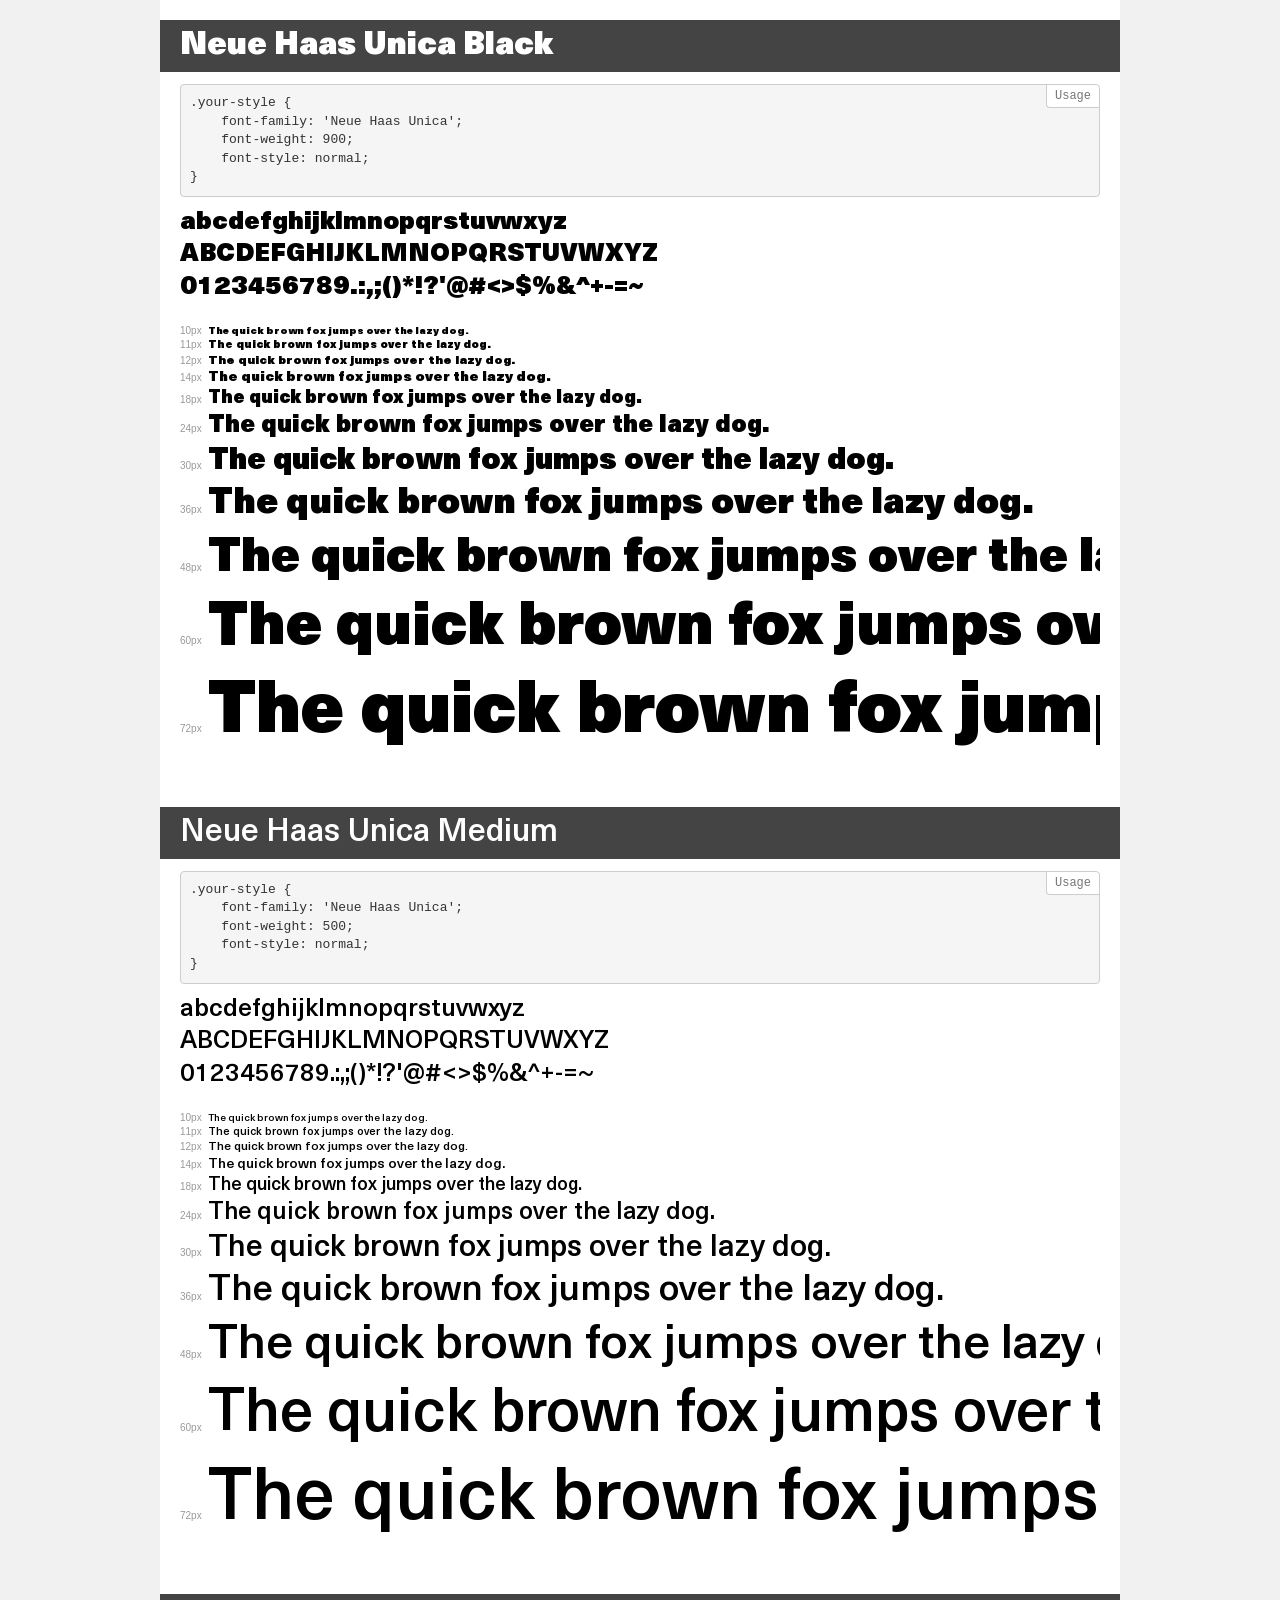
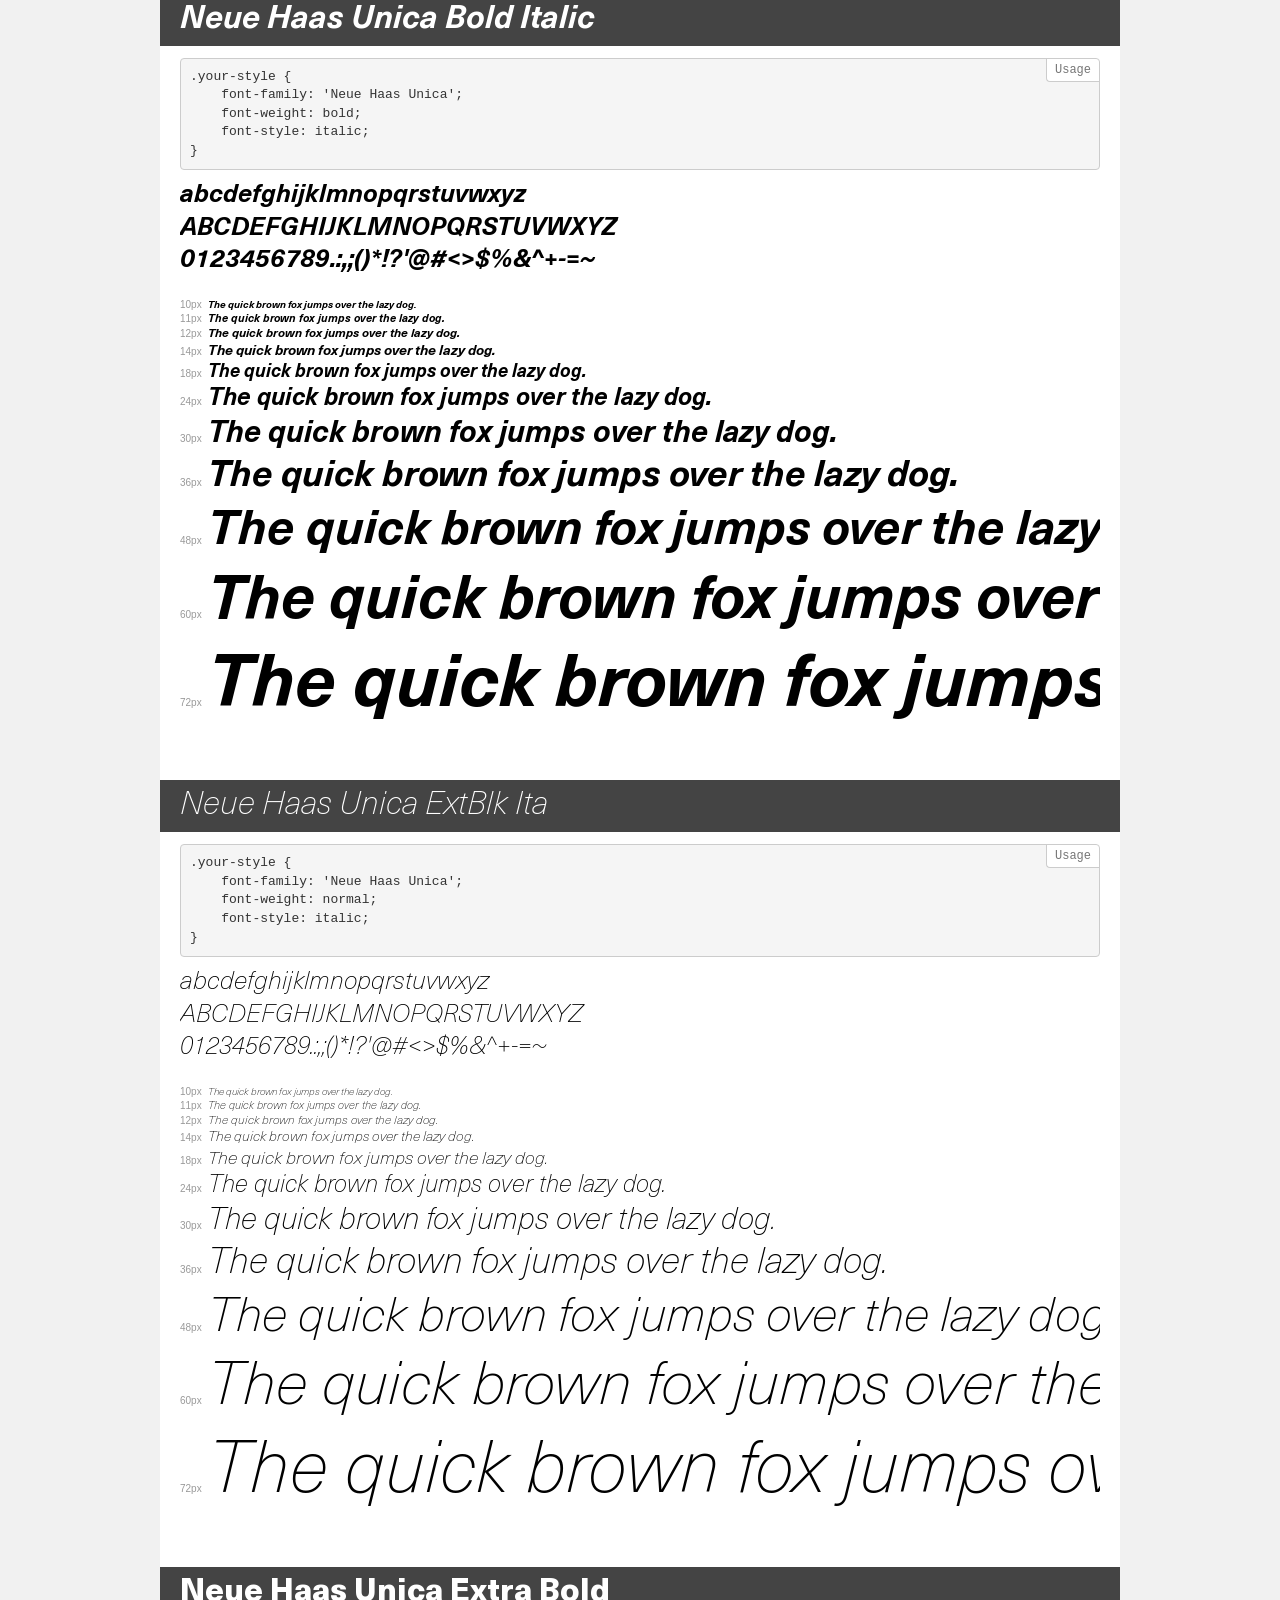
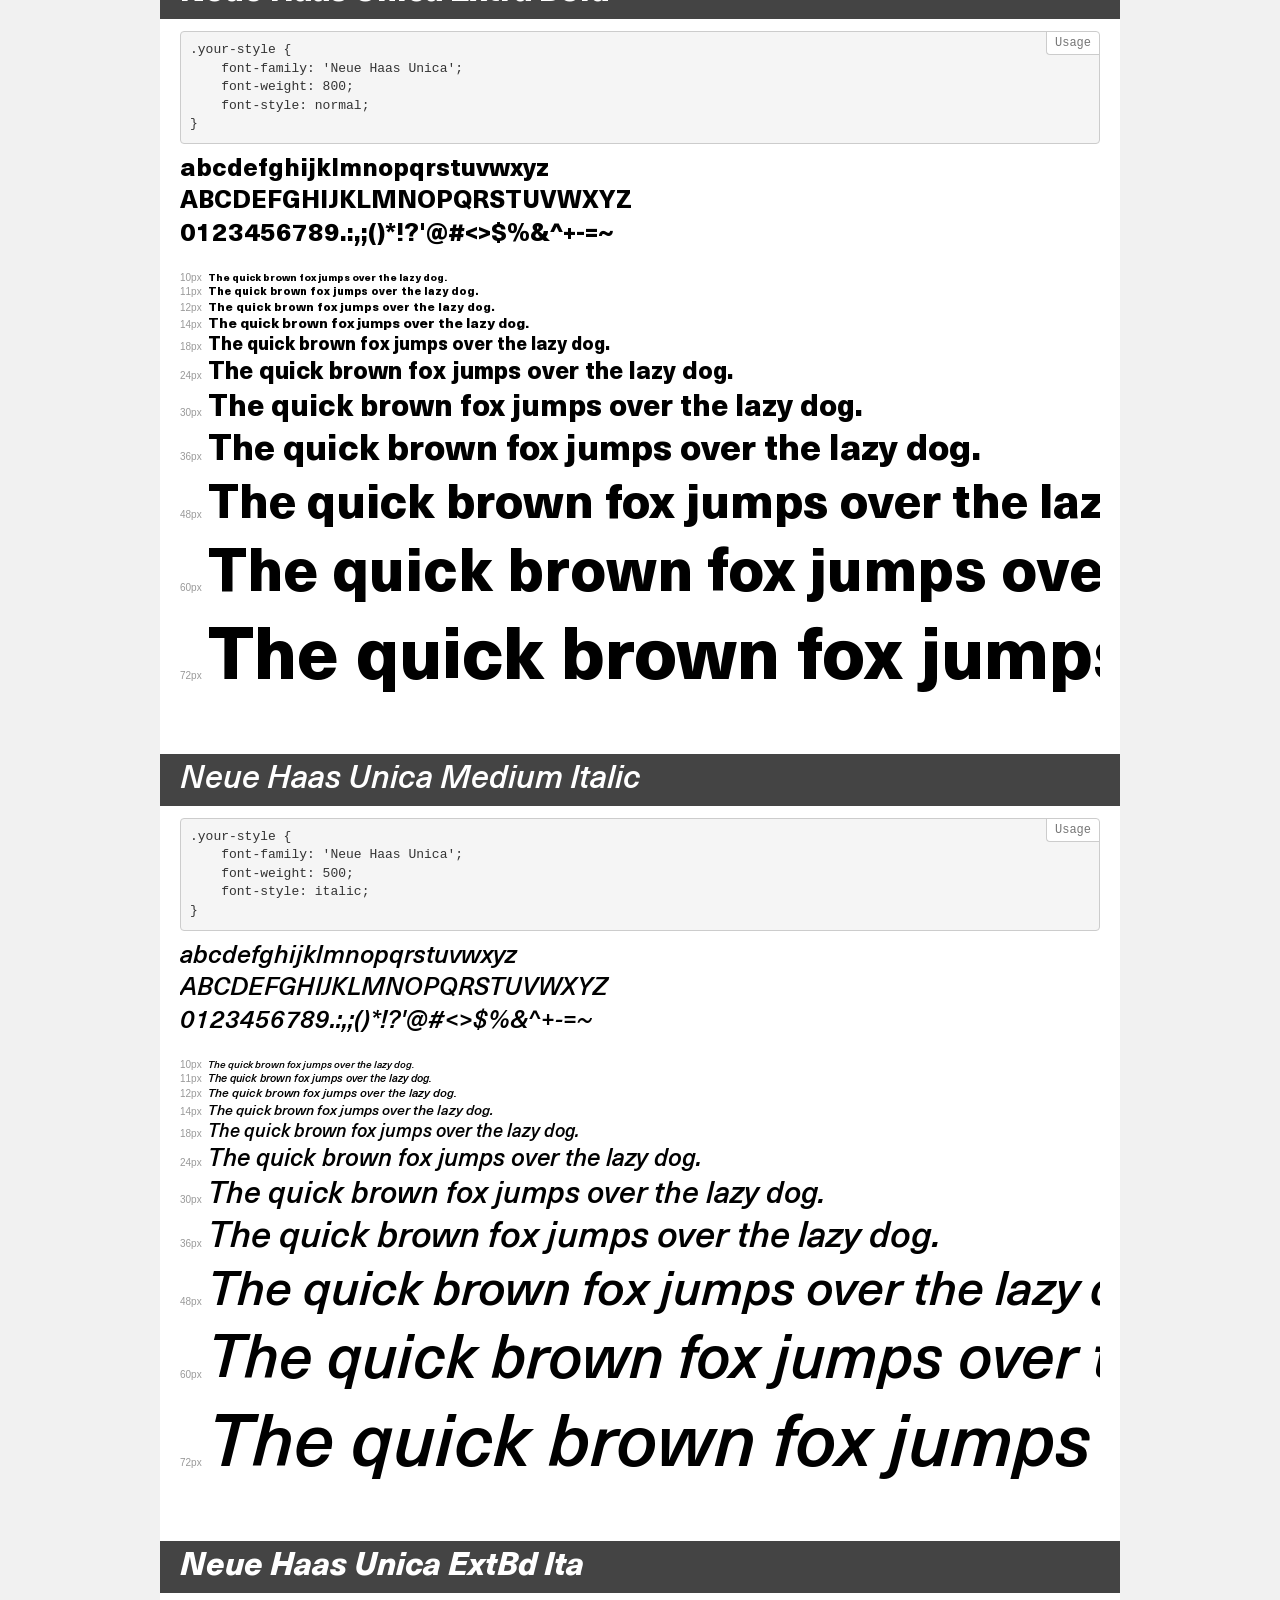
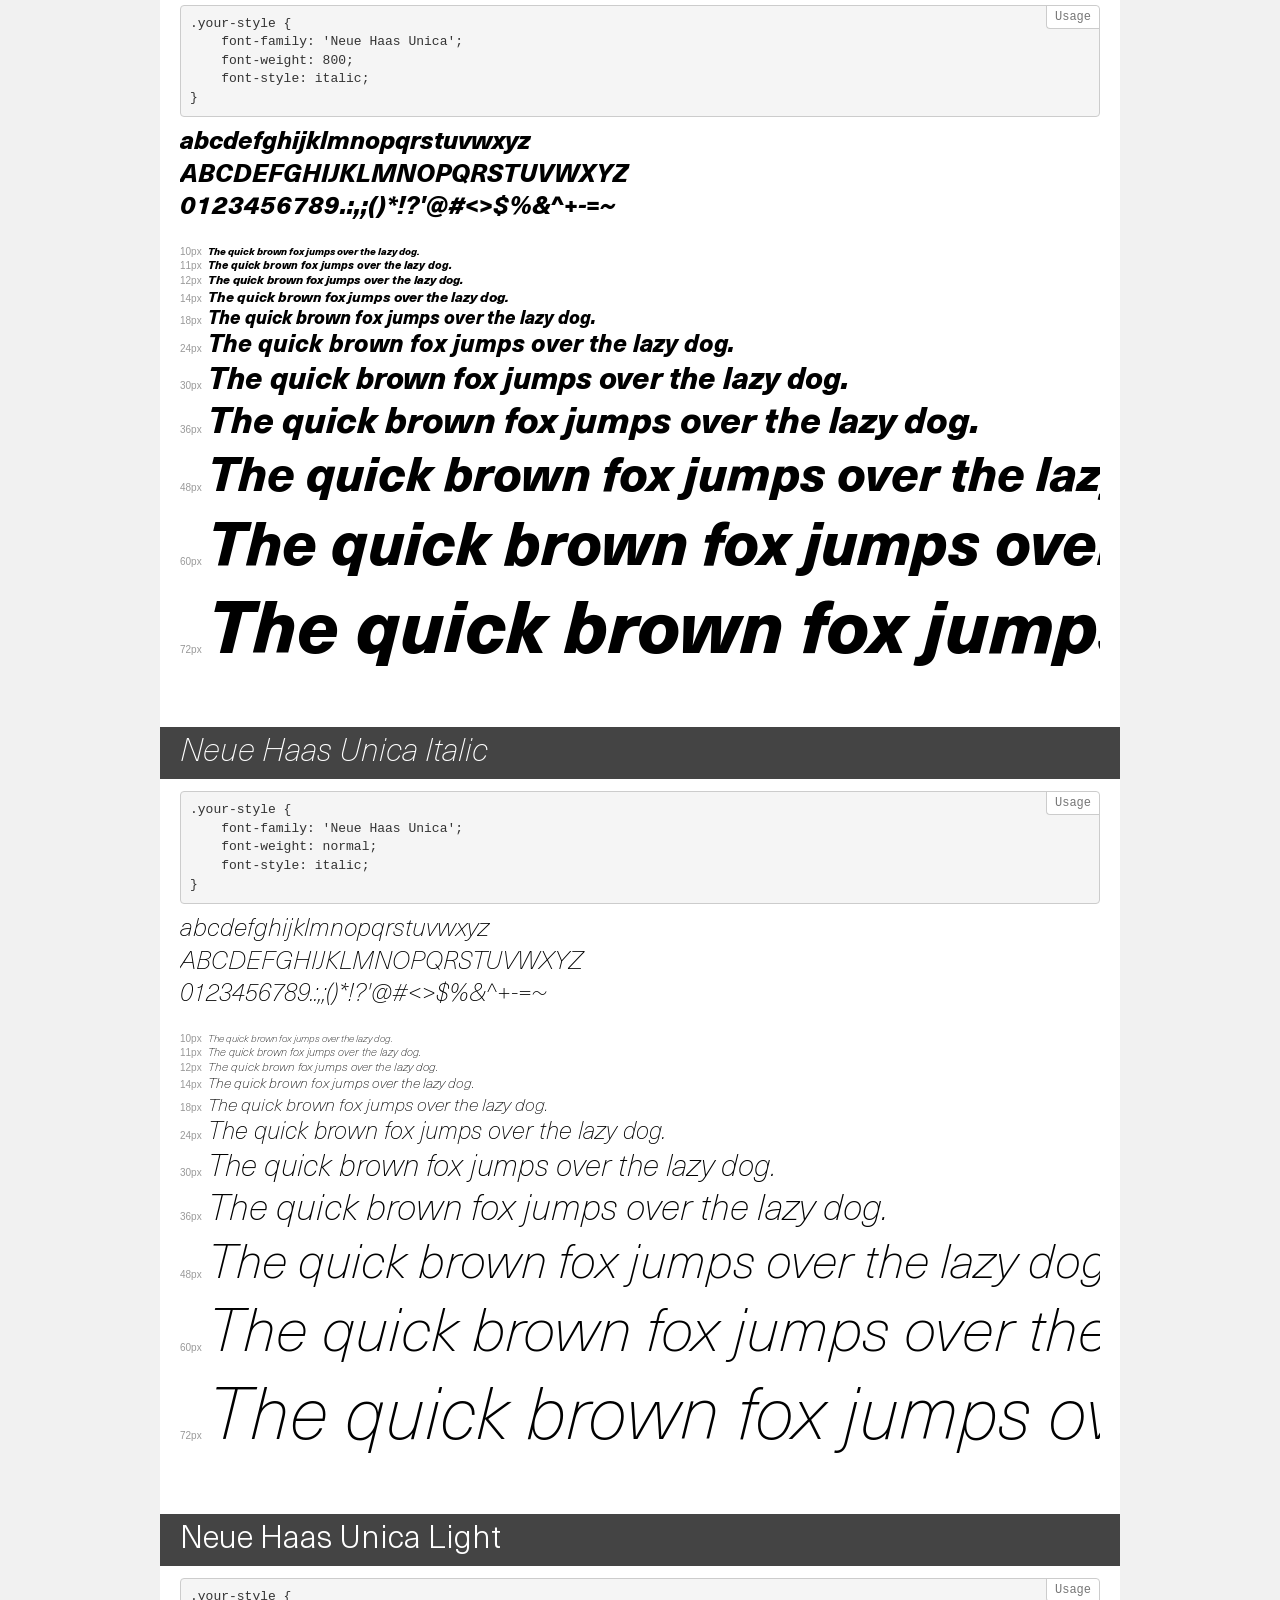
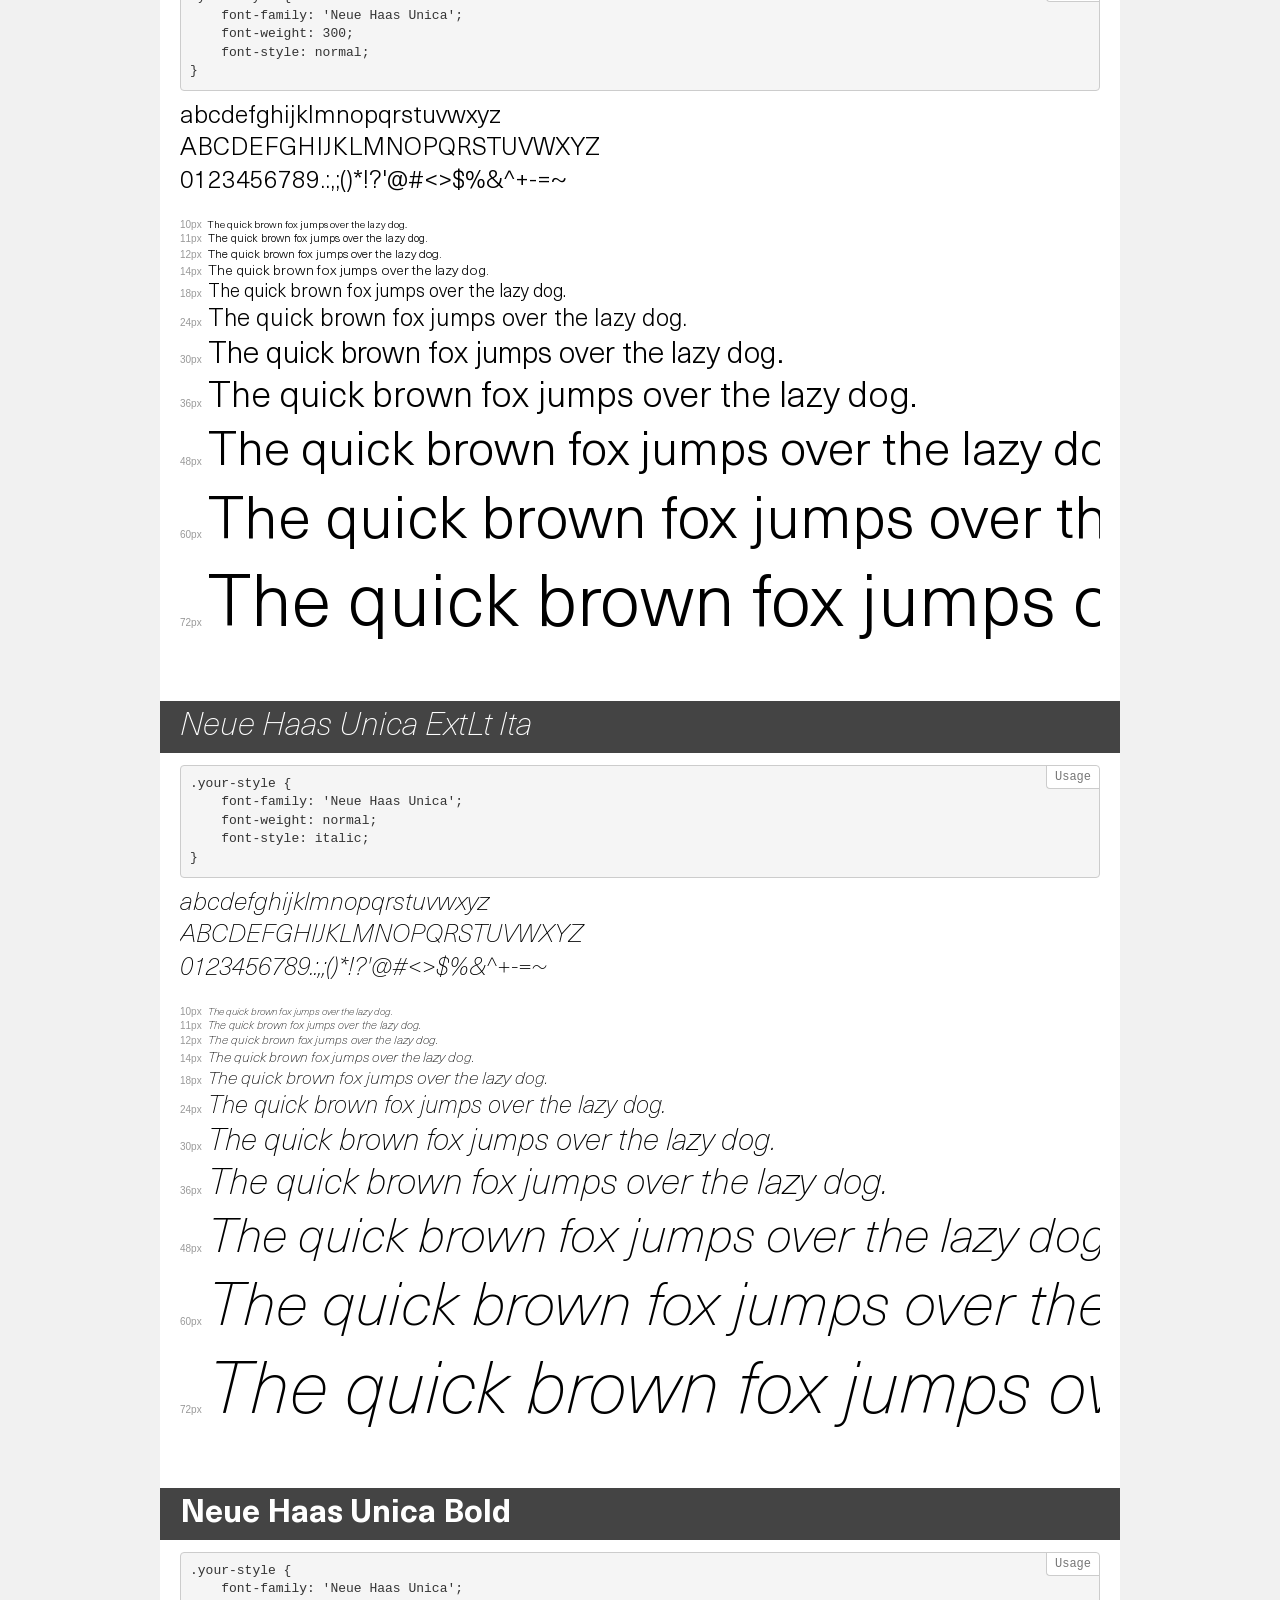
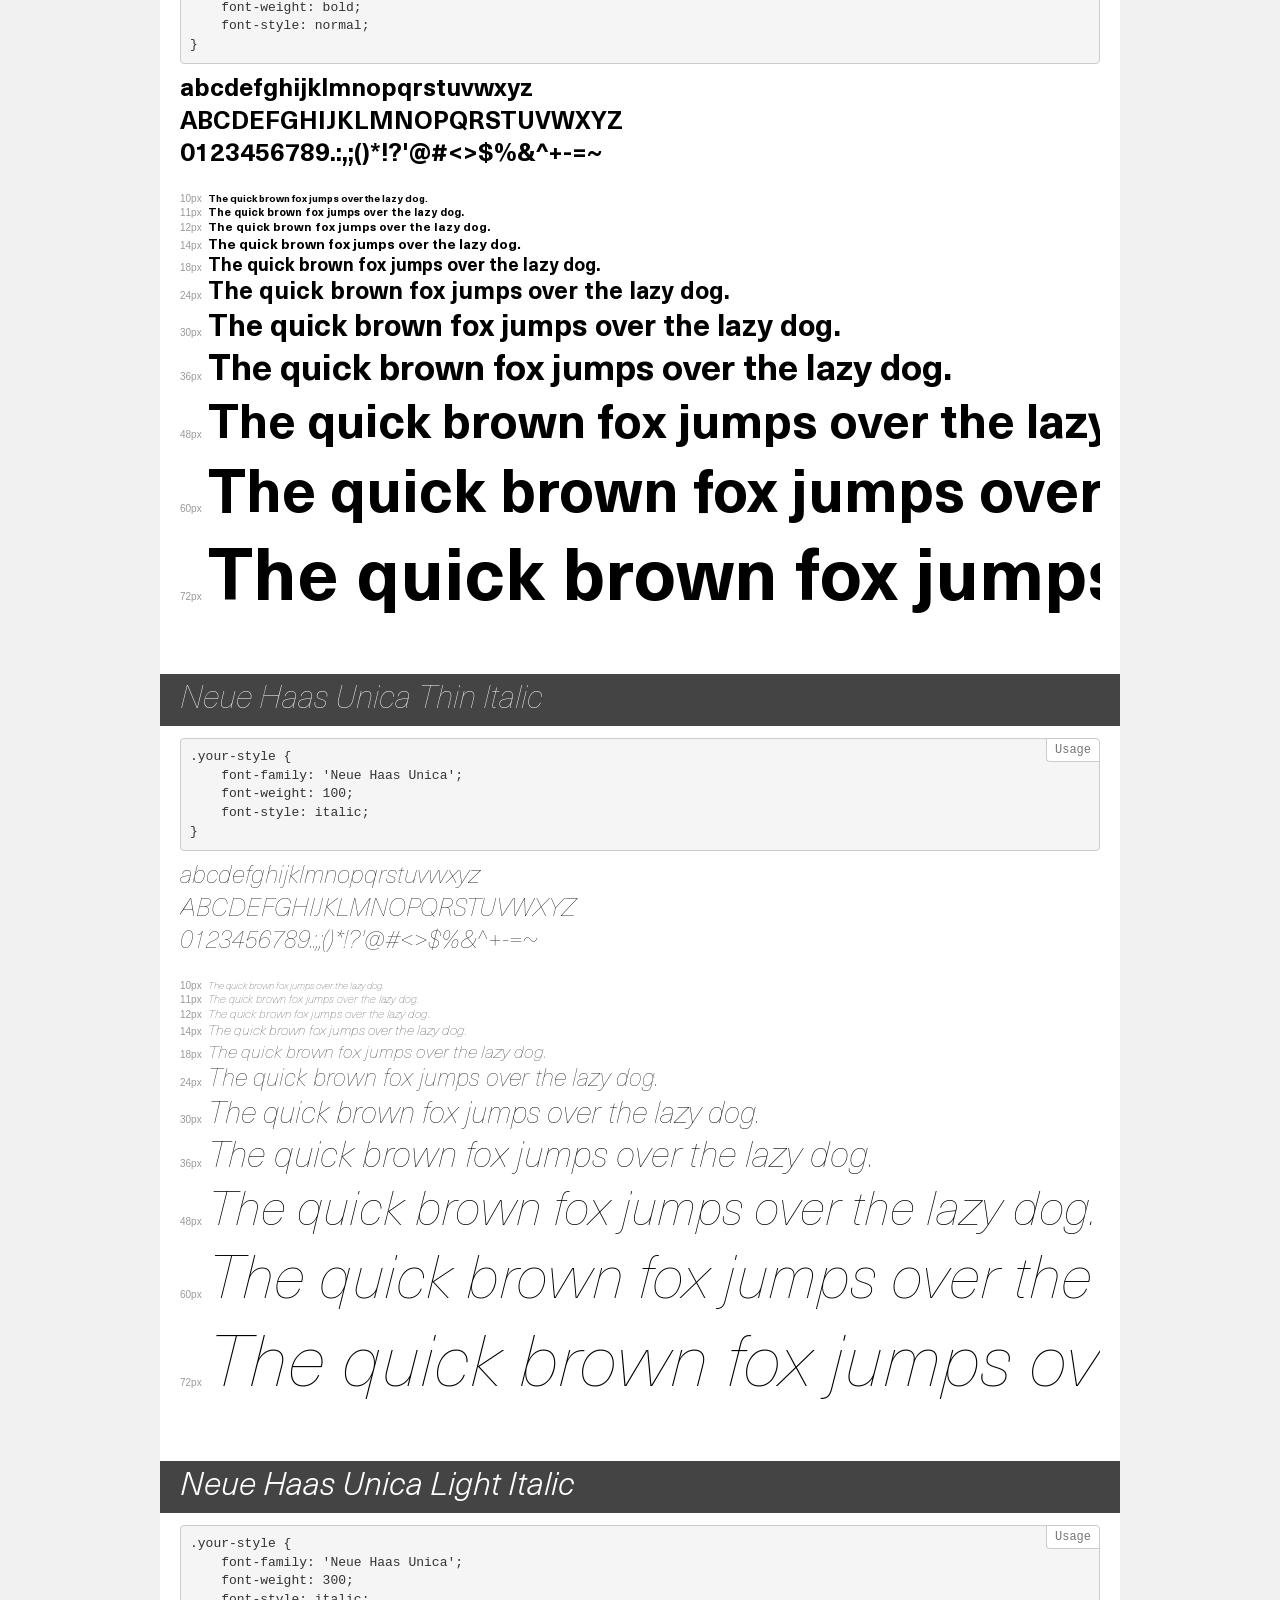
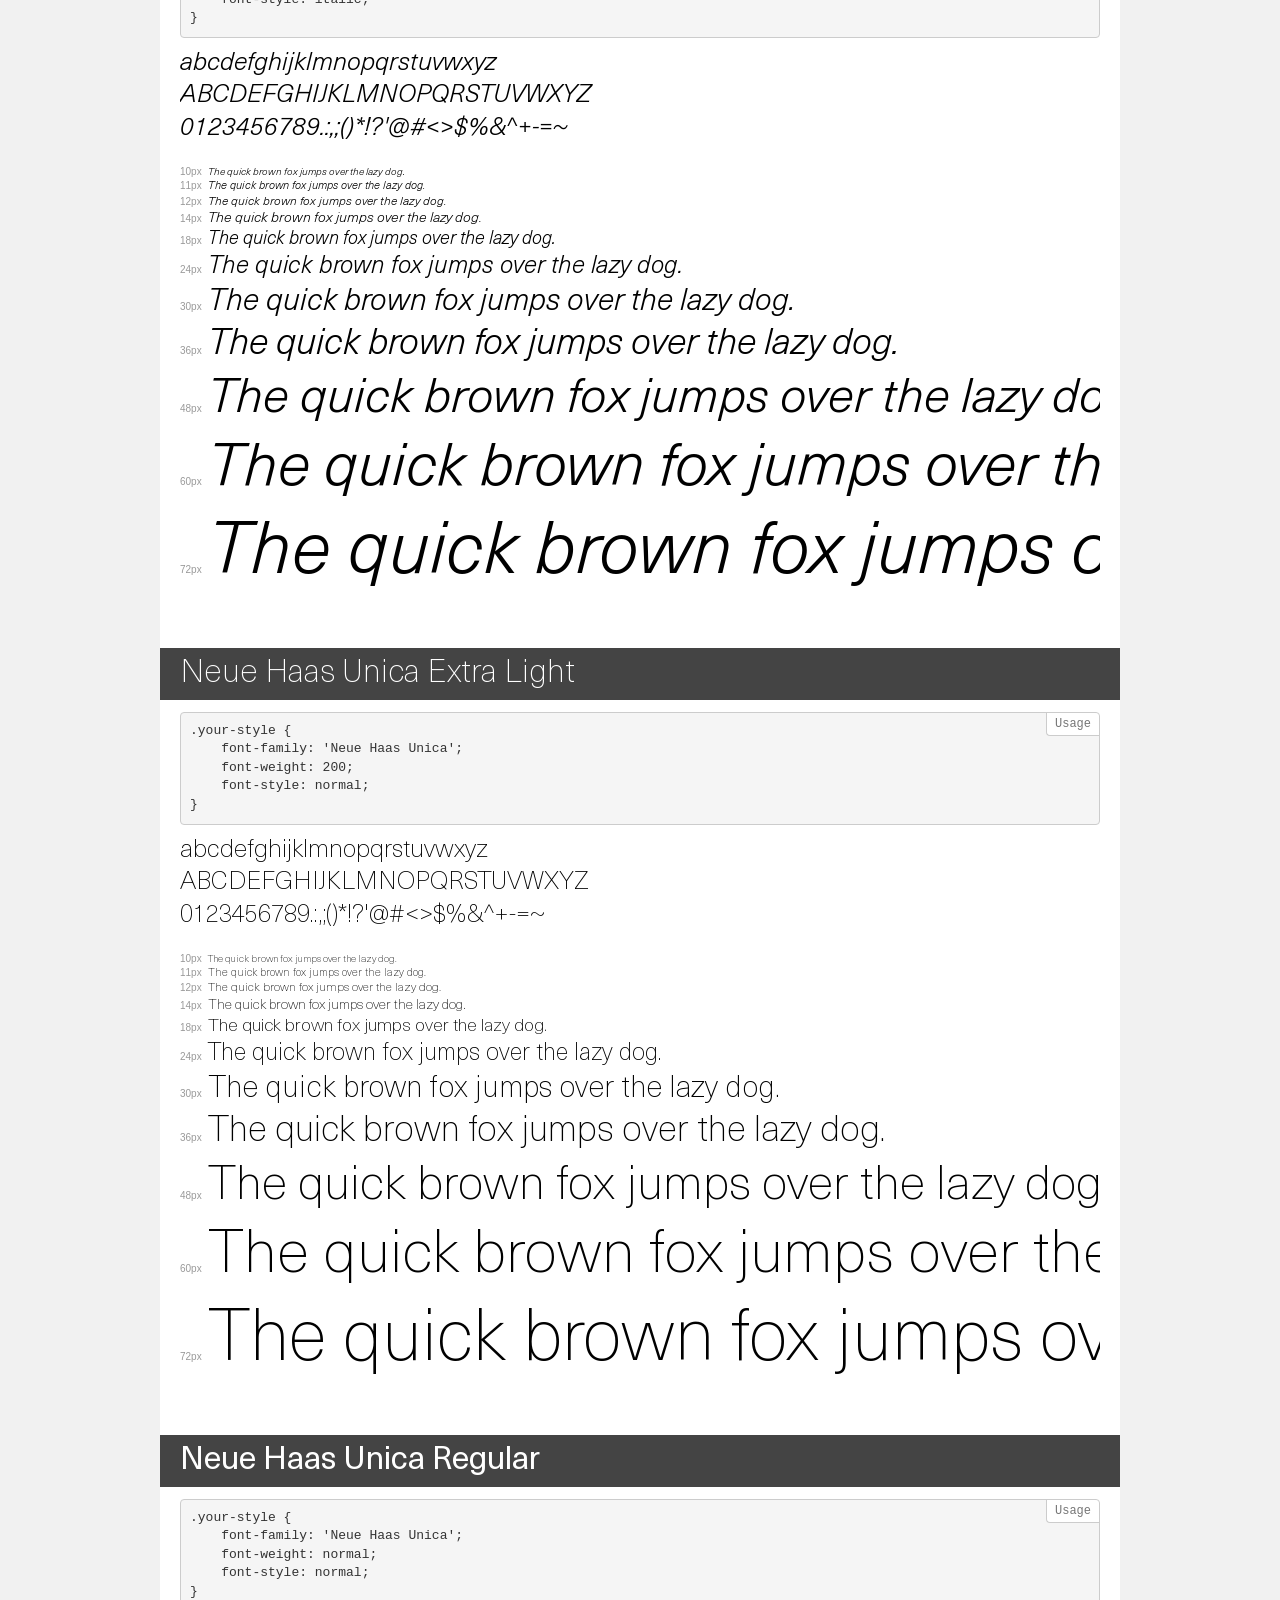
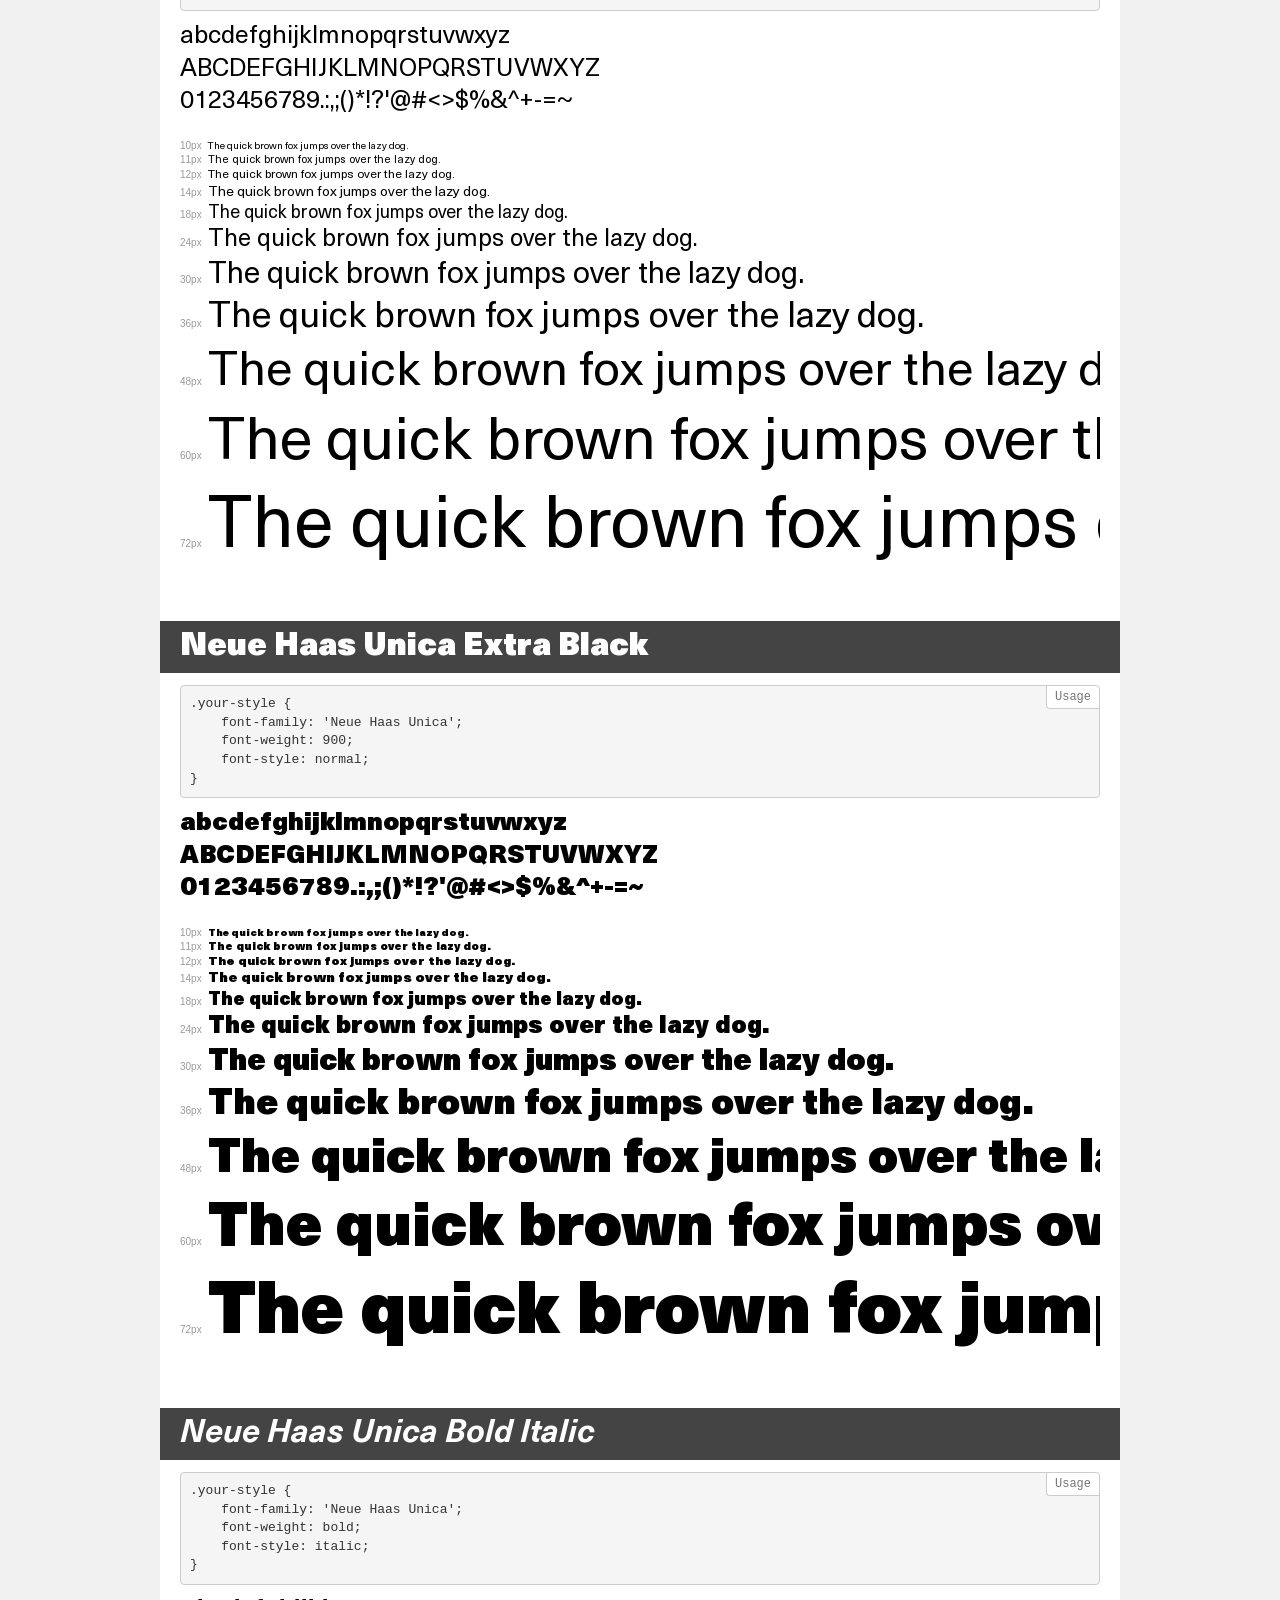
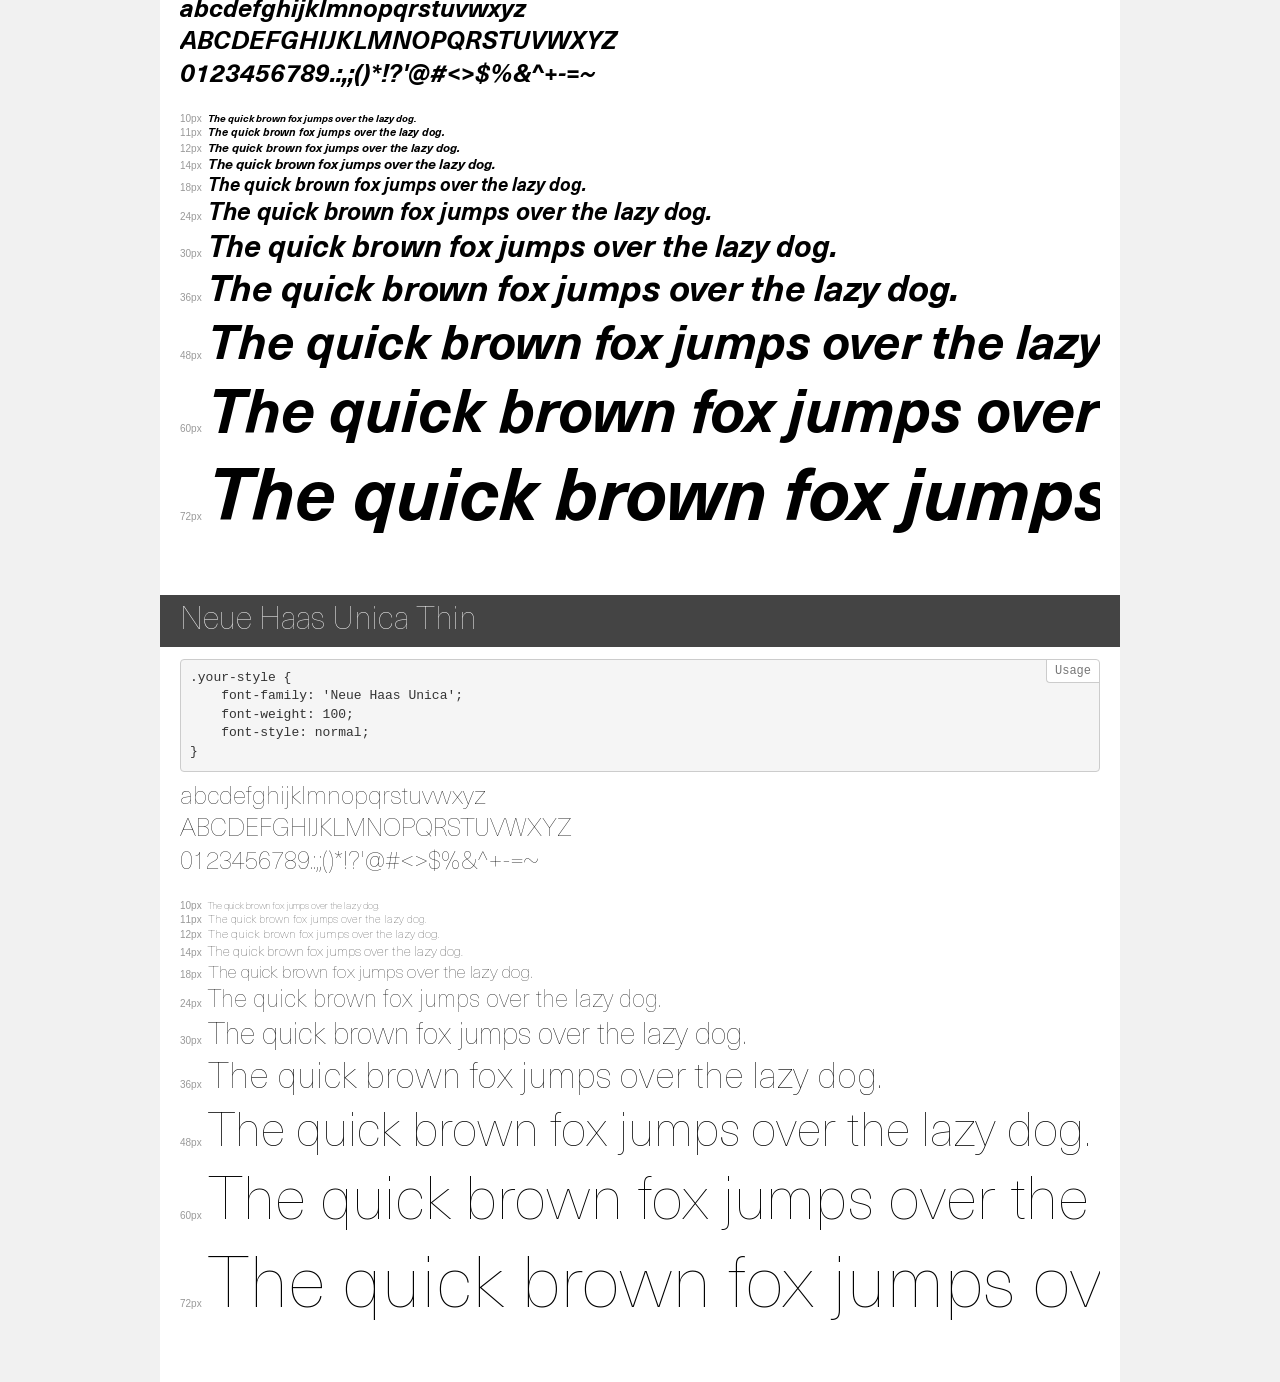
<file: fonts/demo.html>
<!DOCTYPE html>
<html>
<head>
    <meta charset="utf-8">
    <meta http-equiv="X-UA-Compatible" content="IE=edge">
    <meta name="viewport" content="width=device-width, initial-scale=1">
    <meta name="robots" content="noindex, noarchive">
    <meta name="format-detection" content="telephone=no">
    <title>Transfonter demo</title>
    <link href="stylesheet.css" rel="stylesheet">
    <style>
        /*
        http://meyerweb.com/eric/tools/css/reset/
        v2.0 | 20110126
        License: none (public domain)
        */
        html, body, div, span, applet, object, iframe,
        h1, h2, h3, h4, h5, h6, p, blockquote, pre,
        a, abbr, acronym, address, big, cite, code,
        del, dfn, em, img, ins, kbd, q, s, samp,
        small, strike, strong, sub, sup, tt, var,
        b, u, i, center,
        dl, dt, dd, ol, ul, li,
        fieldset, form, label, legend,
        table, caption, tbody, tfoot, thead, tr, th, td,
        article, aside, canvas, details, embed,
        figure, figcaption, footer, header, hgroup,
        menu, nav, output, ruby, section, summary,
        time, mark, audio, video {
            margin: 0;
            padding: 0;
            border: 0;
            font-size: 100%;
            font: inherit;
            vertical-align: baseline;
        }
        /* HTML5 display-role reset for older browsers */
        article, aside, details, figcaption, figure,
        footer, header, hgroup, menu, nav, section {
            display: block;
        }
        body {
            line-height: 1;
        }
        ol, ul {
            list-style: none;
        }
        blockquote, q {
            quotes: none;
        }
        blockquote:before, blockquote:after,
        q:before, q:after {
            content: '';
            content: none;
        }
        table {
            border-collapse: collapse;
            border-spacing: 0;
        }
        /* common styles */
        body {
            background: #f1f1f1;
            color: #000;
        }
        .page {
            background: #fff;
            width: 920px;
            margin: 0 auto;
            padding: 20px 20px 0 20px;
            overflow: hidden;
        }
        .font-container {
            overflow-x: auto;
            overflow-y: hidden;
            margin-bottom: 40px;
            line-height: 1.3;
            white-space: nowrap;
            padding-bottom: 5px;
        }
        h1 {
            position: relative;
            background: #444;
            font-size: 32px;
            color: #fff;
            padding: 10px 20px;
            margin: 0 -20px 12px -20px;
        }
        .letters {
            font-size: 25px;
            margin-bottom: 20px;
        }
        .s10:before {
            content: '10px';
        }
        .s11:before {
            content: '11px';
        }
        .s12:before {
            content: '12px';
        }
        .s14:before {
            content: '14px';
        }
        .s18:before {
            content: '18px';
        }
        .s24:before {
            content: '24px';
        }
        .s30:before {
            content: '30px';
        }
        .s36:before {
            content: '36px';
        }
        .s48:before {
            content: '48px';
        }
        .s60:before {
            content: '60px';
        }
        .s72:before {
            content: '72px';
        }
        .s10:before, .s11:before, .s12:before, .s14:before,
        .s18:before, .s24:before, .s30:before, .s36:before,
        .s48:before, .s60:before, .s72:before {
            font-family: Arial, sans-serif;
            font-size: 10px;
            font-weight: normal;
            font-style: normal;
            color: #999;
            padding-right: 6px;
        }
        pre {
            display: block;
            position: relative;
            padding: 9px;
            margin: 0 0 10px;
            font-family: Monaco, Menlo, Consolas, "Courier New", monospace !important;
            font-size: 13px;
            line-height: 1.428571429;
            color: #333;
            font-weight: normal !important;
            font-style: normal !important;
            background-color: #f5f5f5;
            border: 1px solid #ccc;
            overflow-x: auto;
            border-radius: 4px;
        }
        pre:after {
            display: block;
            position: absolute;
            right: 0;
            top: 0;
            content: 'Usage';
            line-height: 1;
            padding: 5px 8px;
            font-size: 12px;
            color: #767676;
            background-color: #fff;
            border: 1px solid #ccc;
            border-right: none;
            border-top: none;
            border-radius: 0 4px 0 4px;
            z-index: 10;
        }
        /* responsive */
        @media (max-width: 959px) {
            .page {
                width: auto;
                margin: 0;
            }
        }
    </style>
</head>
<body>
<div class="page">
    <div class="demo" style="font-family: 'Neue Haas Unica'; font-weight: 900; font-style: normal;">
        <h1>Neue Haas Unica Black</h1>
        <pre>.your-style {
    font-family: 'Neue Haas Unica';
    font-weight: 900;
    font-style: normal;
}</pre>
        <div class="font-container">
            <p class="letters">
                abcdefghijklmnopqrstuvwxyz<br>
ABCDEFGHIJKLMNOPQRSTUVWXYZ<br>
                0123456789.:,;()*!?'@#<>$%&^+-=~
            </p>
            <p class="s10" style="font-size: 10px;">The quick brown fox jumps over the lazy dog.</p>
            <p class="s11" style="font-size: 11px;">The quick brown fox jumps over the lazy dog.</p>
            <p class="s12" style="font-size: 12px;">The quick brown fox jumps over the lazy dog.</p>
            <p class="s14" style="font-size: 14px;">The quick brown fox jumps over the lazy dog.</p>
            <p class="s18" style="font-size: 18px;">The quick brown fox jumps over the lazy dog.</p>
            <p class="s24" style="font-size: 24px;">The quick brown fox jumps over the lazy dog.</p>
            <p class="s30" style="font-size: 30px;">The quick brown fox jumps over the lazy dog.</p>
            <p class="s36" style="font-size: 36px;">The quick brown fox jumps over the lazy dog.</p>
            <p class="s48" style="font-size: 48px;">The quick brown fox jumps over the lazy dog.</p>
            <p class="s60" style="font-size: 60px;">The quick brown fox jumps over the lazy dog.</p>
            <p class="s72" style="font-size: 72px;">The quick brown fox jumps over the lazy dog.</p>
        </div>
    </div>
    <div class="demo" style="font-family: 'Neue Haas Unica'; font-weight: 500; font-style: normal;">
        <h1>Neue Haas Unica Medium</h1>
        <pre>.your-style {
    font-family: 'Neue Haas Unica';
    font-weight: 500;
    font-style: normal;
}</pre>
        <div class="font-container">
            <p class="letters">
                abcdefghijklmnopqrstuvwxyz<br>
ABCDEFGHIJKLMNOPQRSTUVWXYZ<br>
                0123456789.:,;()*!?'@#<>$%&^+-=~
            </p>
            <p class="s10" style="font-size: 10px;">The quick brown fox jumps over the lazy dog.</p>
            <p class="s11" style="font-size: 11px;">The quick brown fox jumps over the lazy dog.</p>
            <p class="s12" style="font-size: 12px;">The quick brown fox jumps over the lazy dog.</p>
            <p class="s14" style="font-size: 14px;">The quick brown fox jumps over the lazy dog.</p>
            <p class="s18" style="font-size: 18px;">The quick brown fox jumps over the lazy dog.</p>
            <p class="s24" style="font-size: 24px;">The quick brown fox jumps over the lazy dog.</p>
            <p class="s30" style="font-size: 30px;">The quick brown fox jumps over the lazy dog.</p>
            <p class="s36" style="font-size: 36px;">The quick brown fox jumps over the lazy dog.</p>
            <p class="s48" style="font-size: 48px;">The quick brown fox jumps over the lazy dog.</p>
            <p class="s60" style="font-size: 60px;">The quick brown fox jumps over the lazy dog.</p>
            <p class="s72" style="font-size: 72px;">The quick brown fox jumps over the lazy dog.</p>
        </div>
    </div>
    <div class="demo" style="font-family: 'Neue Haas Unica'; font-weight: bold; font-style: italic;">
        <h1>Neue Haas Unica Bold Italic</h1>
        <pre>.your-style {
    font-family: 'Neue Haas Unica';
    font-weight: bold;
    font-style: italic;
}</pre>
        <div class="font-container">
            <p class="letters">
                abcdefghijklmnopqrstuvwxyz<br>
ABCDEFGHIJKLMNOPQRSTUVWXYZ<br>
                0123456789.:,;()*!?'@#<>$%&^+-=~
            </p>
            <p class="s10" style="font-size: 10px;">The quick brown fox jumps over the lazy dog.</p>
            <p class="s11" style="font-size: 11px;">The quick brown fox jumps over the lazy dog.</p>
            <p class="s12" style="font-size: 12px;">The quick brown fox jumps over the lazy dog.</p>
            <p class="s14" style="font-size: 14px;">The quick brown fox jumps over the lazy dog.</p>
            <p class="s18" style="font-size: 18px;">The quick brown fox jumps over the lazy dog.</p>
            <p class="s24" style="font-size: 24px;">The quick brown fox jumps over the lazy dog.</p>
            <p class="s30" style="font-size: 30px;">The quick brown fox jumps over the lazy dog.</p>
            <p class="s36" style="font-size: 36px;">The quick brown fox jumps over the lazy dog.</p>
            <p class="s48" style="font-size: 48px;">The quick brown fox jumps over the lazy dog.</p>
            <p class="s60" style="font-size: 60px;">The quick brown fox jumps over the lazy dog.</p>
            <p class="s72" style="font-size: 72px;">The quick brown fox jumps over the lazy dog.</p>
        </div>
    </div>
    <div class="demo" style="font-family: 'Neue Haas Unica'; font-weight: normal; font-style: italic;">
        <h1>Neue Haas Unica ExtBlk Ita</h1>
        <pre>.your-style {
    font-family: 'Neue Haas Unica';
    font-weight: normal;
    font-style: italic;
}</pre>
        <div class="font-container">
            <p class="letters">
                abcdefghijklmnopqrstuvwxyz<br>
ABCDEFGHIJKLMNOPQRSTUVWXYZ<br>
                0123456789.:,;()*!?'@#<>$%&^+-=~
            </p>
            <p class="s10" style="font-size: 10px;">The quick brown fox jumps over the lazy dog.</p>
            <p class="s11" style="font-size: 11px;">The quick brown fox jumps over the lazy dog.</p>
            <p class="s12" style="font-size: 12px;">The quick brown fox jumps over the lazy dog.</p>
            <p class="s14" style="font-size: 14px;">The quick brown fox jumps over the lazy dog.</p>
            <p class="s18" style="font-size: 18px;">The quick brown fox jumps over the lazy dog.</p>
            <p class="s24" style="font-size: 24px;">The quick brown fox jumps over the lazy dog.</p>
            <p class="s30" style="font-size: 30px;">The quick brown fox jumps over the lazy dog.</p>
            <p class="s36" style="font-size: 36px;">The quick brown fox jumps over the lazy dog.</p>
            <p class="s48" style="font-size: 48px;">The quick brown fox jumps over the lazy dog.</p>
            <p class="s60" style="font-size: 60px;">The quick brown fox jumps over the lazy dog.</p>
            <p class="s72" style="font-size: 72px;">The quick brown fox jumps over the lazy dog.</p>
        </div>
    </div>
    <div class="demo" style="font-family: 'Neue Haas Unica'; font-weight: 800; font-style: normal;">
        <h1>Neue Haas Unica Extra Bold</h1>
        <pre>.your-style {
    font-family: 'Neue Haas Unica';
    font-weight: 800;
    font-style: normal;
}</pre>
        <div class="font-container">
            <p class="letters">
                abcdefghijklmnopqrstuvwxyz<br>
ABCDEFGHIJKLMNOPQRSTUVWXYZ<br>
                0123456789.:,;()*!?'@#<>$%&^+-=~
            </p>
            <p class="s10" style="font-size: 10px;">The quick brown fox jumps over the lazy dog.</p>
            <p class="s11" style="font-size: 11px;">The quick brown fox jumps over the lazy dog.</p>
            <p class="s12" style="font-size: 12px;">The quick brown fox jumps over the lazy dog.</p>
            <p class="s14" style="font-size: 14px;">The quick brown fox jumps over the lazy dog.</p>
            <p class="s18" style="font-size: 18px;">The quick brown fox jumps over the lazy dog.</p>
            <p class="s24" style="font-size: 24px;">The quick brown fox jumps over the lazy dog.</p>
            <p class="s30" style="font-size: 30px;">The quick brown fox jumps over the lazy dog.</p>
            <p class="s36" style="font-size: 36px;">The quick brown fox jumps over the lazy dog.</p>
            <p class="s48" style="font-size: 48px;">The quick brown fox jumps over the lazy dog.</p>
            <p class="s60" style="font-size: 60px;">The quick brown fox jumps over the lazy dog.</p>
            <p class="s72" style="font-size: 72px;">The quick brown fox jumps over the lazy dog.</p>
        </div>
    </div>
    <div class="demo" style="font-family: 'Neue Haas Unica'; font-weight: 500; font-style: italic;">
        <h1>Neue Haas Unica Medium Italic</h1>
        <pre>.your-style {
    font-family: 'Neue Haas Unica';
    font-weight: 500;
    font-style: italic;
}</pre>
        <div class="font-container">
            <p class="letters">
                abcdefghijklmnopqrstuvwxyz<br>
ABCDEFGHIJKLMNOPQRSTUVWXYZ<br>
                0123456789.:,;()*!?'@#<>$%&^+-=~
            </p>
            <p class="s10" style="font-size: 10px;">The quick brown fox jumps over the lazy dog.</p>
            <p class="s11" style="font-size: 11px;">The quick brown fox jumps over the lazy dog.</p>
            <p class="s12" style="font-size: 12px;">The quick brown fox jumps over the lazy dog.</p>
            <p class="s14" style="font-size: 14px;">The quick brown fox jumps over the lazy dog.</p>
            <p class="s18" style="font-size: 18px;">The quick brown fox jumps over the lazy dog.</p>
            <p class="s24" style="font-size: 24px;">The quick brown fox jumps over the lazy dog.</p>
            <p class="s30" style="font-size: 30px;">The quick brown fox jumps over the lazy dog.</p>
            <p class="s36" style="font-size: 36px;">The quick brown fox jumps over the lazy dog.</p>
            <p class="s48" style="font-size: 48px;">The quick brown fox jumps over the lazy dog.</p>
            <p class="s60" style="font-size: 60px;">The quick brown fox jumps over the lazy dog.</p>
            <p class="s72" style="font-size: 72px;">The quick brown fox jumps over the lazy dog.</p>
        </div>
    </div>
    <div class="demo" style="font-family: 'Neue Haas Unica'; font-weight: 800; font-style: italic;">
        <h1>Neue Haas Unica ExtBd Ita</h1>
        <pre>.your-style {
    font-family: 'Neue Haas Unica';
    font-weight: 800;
    font-style: italic;
}</pre>
        <div class="font-container">
            <p class="letters">
                abcdefghijklmnopqrstuvwxyz<br>
ABCDEFGHIJKLMNOPQRSTUVWXYZ<br>
                0123456789.:,;()*!?'@#<>$%&^+-=~
            </p>
            <p class="s10" style="font-size: 10px;">The quick brown fox jumps over the lazy dog.</p>
            <p class="s11" style="font-size: 11px;">The quick brown fox jumps over the lazy dog.</p>
            <p class="s12" style="font-size: 12px;">The quick brown fox jumps over the lazy dog.</p>
            <p class="s14" style="font-size: 14px;">The quick brown fox jumps over the lazy dog.</p>
            <p class="s18" style="font-size: 18px;">The quick brown fox jumps over the lazy dog.</p>
            <p class="s24" style="font-size: 24px;">The quick brown fox jumps over the lazy dog.</p>
            <p class="s30" style="font-size: 30px;">The quick brown fox jumps over the lazy dog.</p>
            <p class="s36" style="font-size: 36px;">The quick brown fox jumps over the lazy dog.</p>
            <p class="s48" style="font-size: 48px;">The quick brown fox jumps over the lazy dog.</p>
            <p class="s60" style="font-size: 60px;">The quick brown fox jumps over the lazy dog.</p>
            <p class="s72" style="font-size: 72px;">The quick brown fox jumps over the lazy dog.</p>
        </div>
    </div>
    <div class="demo" style="font-family: 'Neue Haas Unica'; font-weight: normal; font-style: italic;">
        <h1>Neue Haas Unica Italic</h1>
        <pre>.your-style {
    font-family: 'Neue Haas Unica';
    font-weight: normal;
    font-style: italic;
}</pre>
        <div class="font-container">
            <p class="letters">
                abcdefghijklmnopqrstuvwxyz<br>
ABCDEFGHIJKLMNOPQRSTUVWXYZ<br>
                0123456789.:,;()*!?'@#<>$%&^+-=~
            </p>
            <p class="s10" style="font-size: 10px;">The quick brown fox jumps over the lazy dog.</p>
            <p class="s11" style="font-size: 11px;">The quick brown fox jumps over the lazy dog.</p>
            <p class="s12" style="font-size: 12px;">The quick brown fox jumps over the lazy dog.</p>
            <p class="s14" style="font-size: 14px;">The quick brown fox jumps over the lazy dog.</p>
            <p class="s18" style="font-size: 18px;">The quick brown fox jumps over the lazy dog.</p>
            <p class="s24" style="font-size: 24px;">The quick brown fox jumps over the lazy dog.</p>
            <p class="s30" style="font-size: 30px;">The quick brown fox jumps over the lazy dog.</p>
            <p class="s36" style="font-size: 36px;">The quick brown fox jumps over the lazy dog.</p>
            <p class="s48" style="font-size: 48px;">The quick brown fox jumps over the lazy dog.</p>
            <p class="s60" style="font-size: 60px;">The quick brown fox jumps over the lazy dog.</p>
            <p class="s72" style="font-size: 72px;">The quick brown fox jumps over the lazy dog.</p>
        </div>
    </div>
    <div class="demo" style="font-family: 'Neue Haas Unica'; font-weight: 300; font-style: normal;">
        <h1>Neue Haas Unica Light</h1>
        <pre>.your-style {
    font-family: 'Neue Haas Unica';
    font-weight: 300;
    font-style: normal;
}</pre>
        <div class="font-container">
            <p class="letters">
                abcdefghijklmnopqrstuvwxyz<br>
ABCDEFGHIJKLMNOPQRSTUVWXYZ<br>
                0123456789.:,;()*!?'@#<>$%&^+-=~
            </p>
            <p class="s10" style="font-size: 10px;">The quick brown fox jumps over the lazy dog.</p>
            <p class="s11" style="font-size: 11px;">The quick brown fox jumps over the lazy dog.</p>
            <p class="s12" style="font-size: 12px;">The quick brown fox jumps over the lazy dog.</p>
            <p class="s14" style="font-size: 14px;">The quick brown fox jumps over the lazy dog.</p>
            <p class="s18" style="font-size: 18px;">The quick brown fox jumps over the lazy dog.</p>
            <p class="s24" style="font-size: 24px;">The quick brown fox jumps over the lazy dog.</p>
            <p class="s30" style="font-size: 30px;">The quick brown fox jumps over the lazy dog.</p>
            <p class="s36" style="font-size: 36px;">The quick brown fox jumps over the lazy dog.</p>
            <p class="s48" style="font-size: 48px;">The quick brown fox jumps over the lazy dog.</p>
            <p class="s60" style="font-size: 60px;">The quick brown fox jumps over the lazy dog.</p>
            <p class="s72" style="font-size: 72px;">The quick brown fox jumps over the lazy dog.</p>
        </div>
    </div>
    <div class="demo" style="font-family: 'Neue Haas Unica'; font-weight: normal; font-style: italic;">
        <h1>Neue Haas Unica ExtLt Ita</h1>
        <pre>.your-style {
    font-family: 'Neue Haas Unica';
    font-weight: normal;
    font-style: italic;
}</pre>
        <div class="font-container">
            <p class="letters">
                abcdefghijklmnopqrstuvwxyz<br>
ABCDEFGHIJKLMNOPQRSTUVWXYZ<br>
                0123456789.:,;()*!?'@#<>$%&^+-=~
            </p>
            <p class="s10" style="font-size: 10px;">The quick brown fox jumps over the lazy dog.</p>
            <p class="s11" style="font-size: 11px;">The quick brown fox jumps over the lazy dog.</p>
            <p class="s12" style="font-size: 12px;">The quick brown fox jumps over the lazy dog.</p>
            <p class="s14" style="font-size: 14px;">The quick brown fox jumps over the lazy dog.</p>
            <p class="s18" style="font-size: 18px;">The quick brown fox jumps over the lazy dog.</p>
            <p class="s24" style="font-size: 24px;">The quick brown fox jumps over the lazy dog.</p>
            <p class="s30" style="font-size: 30px;">The quick brown fox jumps over the lazy dog.</p>
            <p class="s36" style="font-size: 36px;">The quick brown fox jumps over the lazy dog.</p>
            <p class="s48" style="font-size: 48px;">The quick brown fox jumps over the lazy dog.</p>
            <p class="s60" style="font-size: 60px;">The quick brown fox jumps over the lazy dog.</p>
            <p class="s72" style="font-size: 72px;">The quick brown fox jumps over the lazy dog.</p>
        </div>
    </div>
    <div class="demo" style="font-family: 'Neue Haas Unica'; font-weight: bold; font-style: normal;">
        <h1>Neue Haas Unica Bold</h1>
        <pre>.your-style {
    font-family: 'Neue Haas Unica';
    font-weight: bold;
    font-style: normal;
}</pre>
        <div class="font-container">
            <p class="letters">
                abcdefghijklmnopqrstuvwxyz<br>
ABCDEFGHIJKLMNOPQRSTUVWXYZ<br>
                0123456789.:,;()*!?'@#<>$%&^+-=~
            </p>
            <p class="s10" style="font-size: 10px;">The quick brown fox jumps over the lazy dog.</p>
            <p class="s11" style="font-size: 11px;">The quick brown fox jumps over the lazy dog.</p>
            <p class="s12" style="font-size: 12px;">The quick brown fox jumps over the lazy dog.</p>
            <p class="s14" style="font-size: 14px;">The quick brown fox jumps over the lazy dog.</p>
            <p class="s18" style="font-size: 18px;">The quick brown fox jumps over the lazy dog.</p>
            <p class="s24" style="font-size: 24px;">The quick brown fox jumps over the lazy dog.</p>
            <p class="s30" style="font-size: 30px;">The quick brown fox jumps over the lazy dog.</p>
            <p class="s36" style="font-size: 36px;">The quick brown fox jumps over the lazy dog.</p>
            <p class="s48" style="font-size: 48px;">The quick brown fox jumps over the lazy dog.</p>
            <p class="s60" style="font-size: 60px;">The quick brown fox jumps over the lazy dog.</p>
            <p class="s72" style="font-size: 72px;">The quick brown fox jumps over the lazy dog.</p>
        </div>
    </div>
    <div class="demo" style="font-family: 'Neue Haas Unica'; font-weight: 100; font-style: italic;">
        <h1>Neue Haas Unica Thin Italic</h1>
        <pre>.your-style {
    font-family: 'Neue Haas Unica';
    font-weight: 100;
    font-style: italic;
}</pre>
        <div class="font-container">
            <p class="letters">
                abcdefghijklmnopqrstuvwxyz<br>
ABCDEFGHIJKLMNOPQRSTUVWXYZ<br>
                0123456789.:,;()*!?'@#<>$%&^+-=~
            </p>
            <p class="s10" style="font-size: 10px;">The quick brown fox jumps over the lazy dog.</p>
            <p class="s11" style="font-size: 11px;">The quick brown fox jumps over the lazy dog.</p>
            <p class="s12" style="font-size: 12px;">The quick brown fox jumps over the lazy dog.</p>
            <p class="s14" style="font-size: 14px;">The quick brown fox jumps over the lazy dog.</p>
            <p class="s18" style="font-size: 18px;">The quick brown fox jumps over the lazy dog.</p>
            <p class="s24" style="font-size: 24px;">The quick brown fox jumps over the lazy dog.</p>
            <p class="s30" style="font-size: 30px;">The quick brown fox jumps over the lazy dog.</p>
            <p class="s36" style="font-size: 36px;">The quick brown fox jumps over the lazy dog.</p>
            <p class="s48" style="font-size: 48px;">The quick brown fox jumps over the lazy dog.</p>
            <p class="s60" style="font-size: 60px;">The quick brown fox jumps over the lazy dog.</p>
            <p class="s72" style="font-size: 72px;">The quick brown fox jumps over the lazy dog.</p>
        </div>
    </div>
    <div class="demo" style="font-family: 'Neue Haas Unica'; font-weight: 300; font-style: italic;">
        <h1>Neue Haas Unica Light Italic</h1>
        <pre>.your-style {
    font-family: 'Neue Haas Unica';
    font-weight: 300;
    font-style: italic;
}</pre>
        <div class="font-container">
            <p class="letters">
                abcdefghijklmnopqrstuvwxyz<br>
ABCDEFGHIJKLMNOPQRSTUVWXYZ<br>
                0123456789.:,;()*!?'@#<>$%&^+-=~
            </p>
            <p class="s10" style="font-size: 10px;">The quick brown fox jumps over the lazy dog.</p>
            <p class="s11" style="font-size: 11px;">The quick brown fox jumps over the lazy dog.</p>
            <p class="s12" style="font-size: 12px;">The quick brown fox jumps over the lazy dog.</p>
            <p class="s14" style="font-size: 14px;">The quick brown fox jumps over the lazy dog.</p>
            <p class="s18" style="font-size: 18px;">The quick brown fox jumps over the lazy dog.</p>
            <p class="s24" style="font-size: 24px;">The quick brown fox jumps over the lazy dog.</p>
            <p class="s30" style="font-size: 30px;">The quick brown fox jumps over the lazy dog.</p>
            <p class="s36" style="font-size: 36px;">The quick brown fox jumps over the lazy dog.</p>
            <p class="s48" style="font-size: 48px;">The quick brown fox jumps over the lazy dog.</p>
            <p class="s60" style="font-size: 60px;">The quick brown fox jumps over the lazy dog.</p>
            <p class="s72" style="font-size: 72px;">The quick brown fox jumps over the lazy dog.</p>
        </div>
    </div>
    <div class="demo" style="font-family: 'Neue Haas Unica'; font-weight: 200; font-style: normal;">
        <h1>Neue Haas Unica Extra Light</h1>
        <pre>.your-style {
    font-family: 'Neue Haas Unica';
    font-weight: 200;
    font-style: normal;
}</pre>
        <div class="font-container">
            <p class="letters">
                abcdefghijklmnopqrstuvwxyz<br>
ABCDEFGHIJKLMNOPQRSTUVWXYZ<br>
                0123456789.:,;()*!?'@#<>$%&^+-=~
            </p>
            <p class="s10" style="font-size: 10px;">The quick brown fox jumps over the lazy dog.</p>
            <p class="s11" style="font-size: 11px;">The quick brown fox jumps over the lazy dog.</p>
            <p class="s12" style="font-size: 12px;">The quick brown fox jumps over the lazy dog.</p>
            <p class="s14" style="font-size: 14px;">The quick brown fox jumps over the lazy dog.</p>
            <p class="s18" style="font-size: 18px;">The quick brown fox jumps over the lazy dog.</p>
            <p class="s24" style="font-size: 24px;">The quick brown fox jumps over the lazy dog.</p>
            <p class="s30" style="font-size: 30px;">The quick brown fox jumps over the lazy dog.</p>
            <p class="s36" style="font-size: 36px;">The quick brown fox jumps over the lazy dog.</p>
            <p class="s48" style="font-size: 48px;">The quick brown fox jumps over the lazy dog.</p>
            <p class="s60" style="font-size: 60px;">The quick brown fox jumps over the lazy dog.</p>
            <p class="s72" style="font-size: 72px;">The quick brown fox jumps over the lazy dog.</p>
        </div>
    </div>
    <div class="demo" style="font-family: 'Neue Haas Unica'; font-weight: normal; font-style: normal;">
        <h1>Neue Haas Unica Regular</h1>
        <pre>.your-style {
    font-family: 'Neue Haas Unica';
    font-weight: normal;
    font-style: normal;
}</pre>
        <div class="font-container">
            <p class="letters">
                abcdefghijklmnopqrstuvwxyz<br>
ABCDEFGHIJKLMNOPQRSTUVWXYZ<br>
                0123456789.:,;()*!?'@#<>$%&^+-=~
            </p>
            <p class="s10" style="font-size: 10px;">The quick brown fox jumps over the lazy dog.</p>
            <p class="s11" style="font-size: 11px;">The quick brown fox jumps over the lazy dog.</p>
            <p class="s12" style="font-size: 12px;">The quick brown fox jumps over the lazy dog.</p>
            <p class="s14" style="font-size: 14px;">The quick brown fox jumps over the lazy dog.</p>
            <p class="s18" style="font-size: 18px;">The quick brown fox jumps over the lazy dog.</p>
            <p class="s24" style="font-size: 24px;">The quick brown fox jumps over the lazy dog.</p>
            <p class="s30" style="font-size: 30px;">The quick brown fox jumps over the lazy dog.</p>
            <p class="s36" style="font-size: 36px;">The quick brown fox jumps over the lazy dog.</p>
            <p class="s48" style="font-size: 48px;">The quick brown fox jumps over the lazy dog.</p>
            <p class="s60" style="font-size: 60px;">The quick brown fox jumps over the lazy dog.</p>
            <p class="s72" style="font-size: 72px;">The quick brown fox jumps over the lazy dog.</p>
        </div>
    </div>
    <div class="demo" style="font-family: 'Neue Haas Unica'; font-weight: 900; font-style: normal;">
        <h1>Neue Haas Unica Extra Black</h1>
        <pre>.your-style {
    font-family: 'Neue Haas Unica';
    font-weight: 900;
    font-style: normal;
}</pre>
        <div class="font-container">
            <p class="letters">
                abcdefghijklmnopqrstuvwxyz<br>
ABCDEFGHIJKLMNOPQRSTUVWXYZ<br>
                0123456789.:,;()*!?'@#<>$%&^+-=~
            </p>
            <p class="s10" style="font-size: 10px;">The quick brown fox jumps over the lazy dog.</p>
            <p class="s11" style="font-size: 11px;">The quick brown fox jumps over the lazy dog.</p>
            <p class="s12" style="font-size: 12px;">The quick brown fox jumps over the lazy dog.</p>
            <p class="s14" style="font-size: 14px;">The quick brown fox jumps over the lazy dog.</p>
            <p class="s18" style="font-size: 18px;">The quick brown fox jumps over the lazy dog.</p>
            <p class="s24" style="font-size: 24px;">The quick brown fox jumps over the lazy dog.</p>
            <p class="s30" style="font-size: 30px;">The quick brown fox jumps over the lazy dog.</p>
            <p class="s36" style="font-size: 36px;">The quick brown fox jumps over the lazy dog.</p>
            <p class="s48" style="font-size: 48px;">The quick brown fox jumps over the lazy dog.</p>
            <p class="s60" style="font-size: 60px;">The quick brown fox jumps over the lazy dog.</p>
            <p class="s72" style="font-size: 72px;">The quick brown fox jumps over the lazy dog.</p>
        </div>
    </div>
    <div class="demo" style="font-family: 'Neue Haas Unica'; font-weight: bold; font-style: italic;">
        <h1>Neue Haas Unica Bold Italic</h1>
        <pre>.your-style {
    font-family: 'Neue Haas Unica';
    font-weight: bold;
    font-style: italic;
}</pre>
        <div class="font-container">
            <p class="letters">
                abcdefghijklmnopqrstuvwxyz<br>
ABCDEFGHIJKLMNOPQRSTUVWXYZ<br>
                0123456789.:,;()*!?'@#<>$%&^+-=~
            </p>
            <p class="s10" style="font-size: 10px;">The quick brown fox jumps over the lazy dog.</p>
            <p class="s11" style="font-size: 11px;">The quick brown fox jumps over the lazy dog.</p>
            <p class="s12" style="font-size: 12px;">The quick brown fox jumps over the lazy dog.</p>
            <p class="s14" style="font-size: 14px;">The quick brown fox jumps over the lazy dog.</p>
            <p class="s18" style="font-size: 18px;">The quick brown fox jumps over the lazy dog.</p>
            <p class="s24" style="font-size: 24px;">The quick brown fox jumps over the lazy dog.</p>
            <p class="s30" style="font-size: 30px;">The quick brown fox jumps over the lazy dog.</p>
            <p class="s36" style="font-size: 36px;">The quick brown fox jumps over the lazy dog.</p>
            <p class="s48" style="font-size: 48px;">The quick brown fox jumps over the lazy dog.</p>
            <p class="s60" style="font-size: 60px;">The quick brown fox jumps over the lazy dog.</p>
            <p class="s72" style="font-size: 72px;">The quick brown fox jumps over the lazy dog.</p>
        </div>
    </div>
    <div class="demo" style="font-family: 'Neue Haas Unica'; font-weight: 100; font-style: normal;">
        <h1>Neue Haas Unica Thin</h1>
        <pre>.your-style {
    font-family: 'Neue Haas Unica';
    font-weight: 100;
    font-style: normal;
}</pre>
        <div class="font-container">
            <p class="letters">
                abcdefghijklmnopqrstuvwxyz<br>
ABCDEFGHIJKLMNOPQRSTUVWXYZ<br>
                0123456789.:,;()*!?'@#<>$%&^+-=~
            </p>
            <p class="s10" style="font-size: 10px;">The quick brown fox jumps over the lazy dog.</p>
            <p class="s11" style="font-size: 11px;">The quick brown fox jumps over the lazy dog.</p>
            <p class="s12" style="font-size: 12px;">The quick brown fox jumps over the lazy dog.</p>
            <p class="s14" style="font-size: 14px;">The quick brown fox jumps over the lazy dog.</p>
            <p class="s18" style="font-size: 18px;">The quick brown fox jumps over the lazy dog.</p>
            <p class="s24" style="font-size: 24px;">The quick brown fox jumps over the lazy dog.</p>
            <p class="s30" style="font-size: 30px;">The quick brown fox jumps over the lazy dog.</p>
            <p class="s36" style="font-size: 36px;">The quick brown fox jumps over the lazy dog.</p>
            <p class="s48" style="font-size: 48px;">The quick brown fox jumps over the lazy dog.</p>
            <p class="s60" style="font-size: 60px;">The quick brown fox jumps over the lazy dog.</p>
            <p class="s72" style="font-size: 72px;">The quick brown fox jumps over the lazy dog.</p>
        </div>
    </div>
</div>
</body>
</html>
</file>
<file: fonts/stylesheet.css>
@font-face {
    font-family: 'Neue Haas Unica';
    src: url('NeueHaasUnica-Black.eot');
    src: local('Neue Haas Unica Black'), local('NeueHaasUnica-Black'),
        url('NeueHaasUnica-Black.eot?#iefix') format('embedded-opentype'),
        url('NeueHaasUnica-Black.woff2') format('woff2'),
        url('NeueHaasUnica-Black.woff') format('woff'),
        url('NeueHaasUnica-Black.ttf') format('truetype');
    font-weight: 900;
    font-style: normal;
}

@font-face {
    font-family: 'Neue Haas Unica';
    src: url('NeueHaasUnica-Medium.eot');
    src: local('Neue Haas Unica Medium'), local('NeueHaasUnica-Medium'),
        url('NeueHaasUnica-Medium.eot?#iefix') format('embedded-opentype'),
        url('NeueHaasUnica-Medium.woff2') format('woff2'),
        url('NeueHaasUnica-Medium.woff') format('woff'),
        url('NeueHaasUnica-Medium.ttf') format('truetype');
    font-weight: 500;
    font-style: normal;
}

@font-face {
    font-family: 'Neue Haas Unica';
    src: url('NeueHaasUnica-BoldItalic.eot');
    src: local('Neue Haas Unica Bold Italic'), local('NeueHaasUnica-BoldItalic'),
        url('NeueHaasUnica-BoldItalic.eot?#iefix') format('embedded-opentype'),
        url('NeueHaasUnica-BoldItalic.woff2') format('woff2'),
        url('NeueHaasUnica-BoldItalic.woff') format('woff'),
        url('NeueHaasUnica-BoldItalic.ttf') format('truetype');
    font-weight: bold;
    font-style: italic;
}

@font-face {
    font-family: 'Neue Haas Unica';
    src: url('NeueHaasUnica-ExtBlkIta.eot');
    src: local('Neue Haas Unica ExtBlk Ita'), local('NeueHaasUnica-ExtBlkIta'),
        url('NeueHaasUnica-ExtBlkIta.eot?#iefix') format('embedded-opentype'),
        url('NeueHaasUnica-ExtBlkIta.woff2') format('woff2'),
        url('NeueHaasUnica-ExtBlkIta.woff') format('woff'),
        url('NeueHaasUnica-ExtBlkIta.ttf') format('truetype');
    font-weight: normal;
    font-style: italic;
}

@font-face {
    font-family: 'Neue Haas Unica';
    src: url('NeueHaasUnica-ExtraBold.eot');
    src: local('Neue Haas Unica Extra Bold'), local('NeueHaasUnica-ExtraBold'),
        url('NeueHaasUnica-ExtraBold.eot?#iefix') format('embedded-opentype'),
        url('NeueHaasUnica-ExtraBold.woff2') format('woff2'),
        url('NeueHaasUnica-ExtraBold.woff') format('woff'),
        url('NeueHaasUnica-ExtraBold.ttf') format('truetype');
    font-weight: 800;
    font-style: normal;
}

@font-face {
    font-family: 'Neue Haas Unica';
    src: url('NeueHaasUnica-MediumItalic.eot');
    src: local('Neue Haas Unica Medium Italic'), local('NeueHaasUnica-MediumItalic'),
        url('NeueHaasUnica-MediumItalic.eot?#iefix') format('embedded-opentype'),
        url('NeueHaasUnica-MediumItalic.woff2') format('woff2'),
        url('NeueHaasUnica-MediumItalic.woff') format('woff'),
        url('NeueHaasUnica-MediumItalic.ttf') format('truetype');
    font-weight: 500;
    font-style: italic;
}

@font-face {
    font-family: 'Neue Haas Unica';
    src: url('NeueHaasUnica-ExtraBoldItalic.eot');
    src: local('Neue Haas Unica ExtBd Ita'), local('NeueHaasUnica-ExtraBoldItalic'),
        url('NeueHaasUnica-ExtraBoldItalic.eot?#iefix') format('embedded-opentype'),
        url('NeueHaasUnica-ExtraBoldItalic.woff2') format('woff2'),
        url('NeueHaasUnica-ExtraBoldItalic.woff') format('woff'),
        url('NeueHaasUnica-ExtraBoldItalic.ttf') format('truetype');
    font-weight: 800;
    font-style: italic;
}

@font-face {
    font-family: 'Neue Haas Unica';
    src: url('NeueHaasUnica-Italic.eot');
    src: local('Neue Haas Unica Italic'), local('NeueHaasUnica-Italic'),
        url('NeueHaasUnica-Italic.eot?#iefix') format('embedded-opentype'),
        url('NeueHaasUnica-Italic.woff2') format('woff2'),
        url('NeueHaasUnica-Italic.woff') format('woff'),
        url('NeueHaasUnica-Italic.ttf') format('truetype');
    font-weight: normal;
    font-style: italic;
}

@font-face {
    font-family: 'Neue Haas Unica';
    src: url('NeueHaasUnica-Light.eot');
    src: local('Neue Haas Unica Light'), local('NeueHaasUnica-Light'),
        url('NeueHaasUnica-Light.eot?#iefix') format('embedded-opentype'),
        url('NeueHaasUnica-Light.woff2') format('woff2'),
        url('NeueHaasUnica-Light.woff') format('woff'),
        url('NeueHaasUnica-Light.ttf') format('truetype');
    font-weight: 300;
    font-style: normal;
}

@font-face {
    font-family: 'Neue Haas Unica';
    src: url('NeueHaasUnica-ExtLtIta.eot');
    src: local('Neue Haas Unica ExtLt Ita'), local('NeueHaasUnica-ExtLtIta'),
        url('NeueHaasUnica-ExtLtIta.eot?#iefix') format('embedded-opentype'),
        url('NeueHaasUnica-ExtLtIta.woff2') format('woff2'),
        url('NeueHaasUnica-ExtLtIta.woff') format('woff'),
        url('NeueHaasUnica-ExtLtIta.ttf') format('truetype');
    font-weight: normal;
    font-style: italic;
}

@font-face {
    font-family: 'Neue Haas Unica';
    src: url('NeueHaasUnica-Bold.eot');
    src: local('Neue Haas Unica Bold'), local('NeueHaasUnica-Bold'),
        url('NeueHaasUnica-Bold.eot?#iefix') format('embedded-opentype'),
        url('NeueHaasUnica-Bold.woff2') format('woff2'),
        url('NeueHaasUnica-Bold.woff') format('woff'),
        url('NeueHaasUnica-Bold.ttf') format('truetype');
    font-weight: bold;
    font-style: normal;
}

@font-face {
    font-family: 'Neue Haas Unica';
    src: url('NeueHaasUnica-ThinItalic.eot');
    src: local('Neue Haas Unica Thin Italic'), local('NeueHaasUnica-ThinItalic'),
        url('NeueHaasUnica-ThinItalic.eot?#iefix') format('embedded-opentype'),
        url('NeueHaasUnica-ThinItalic.woff2') format('woff2'),
        url('NeueHaasUnica-ThinItalic.woff') format('woff'),
        url('NeueHaasUnica-ThinItalic.ttf') format('truetype');
    font-weight: 100;
    font-style: italic;
}

@font-face {
    font-family: 'Neue Haas Unica';
    src: url('NeueHaasUnica-LightItalic.eot');
    src: local('Neue Haas Unica Light Italic'), local('NeueHaasUnica-LightItalic'),
        url('NeueHaasUnica-LightItalic.eot?#iefix') format('embedded-opentype'),
        url('NeueHaasUnica-LightItalic.woff2') format('woff2'),
        url('NeueHaasUnica-LightItalic.woff') format('woff'),
        url('NeueHaasUnica-LightItalic.ttf') format('truetype');
    font-weight: 300;
    font-style: italic;
}

@font-face {
    font-family: 'Neue Haas Unica';
    src: url('NeueHaasUnica-ExtraLight.eot');
    src: local('Neue Haas Unica Extra Light'), local('NeueHaasUnica-ExtraLight'),
        url('NeueHaasUnica-ExtraLight.eot?#iefix') format('embedded-opentype'),
        url('NeueHaasUnica-ExtraLight.woff2') format('woff2'),
        url('NeueHaasUnica-ExtraLight.woff') format('woff'),
        url('NeueHaasUnica-ExtraLight.ttf') format('truetype');
    font-weight: 200;
    font-style: normal;
}

@font-face {
    font-family: 'Neue Haas Unica';
    src: url('NeueHaasUnica-Regular.eot');
    src: local('Neue Haas Unica Regular'), local('NeueHaasUnica-Regular'),
        url('NeueHaasUnica-Regular.eot?#iefix') format('embedded-opentype'),
        url('NeueHaasUnica-Regular.woff2') format('woff2'),
        url('NeueHaasUnica-Regular.woff') format('woff'),
        url('NeueHaasUnica-Regular.ttf') format('truetype');
    font-weight: normal;
    font-style: normal;
}

@font-face {
    font-family: 'Neue Haas Unica';
    src: url('NeueHaasUnica-ExtraBlack.eot');
    src: local('Neue Haas Unica Extra Black'), local('NeueHaasUnica-ExtraBlack'),
        url('NeueHaasUnica-ExtraBlack.eot?#iefix') format('embedded-opentype'),
        url('NeueHaasUnica-ExtraBlack.woff2') format('woff2'),
        url('NeueHaasUnica-ExtraBlack.woff') format('woff'),
        url('NeueHaasUnica-ExtraBlack.ttf') format('truetype');
    font-weight: 900;
    font-style: normal;
}

@font-face {
    font-family: 'Neue Haas Unica';
    src: url('NeueHaasUnica-BoldItalic_1.eot');
    src: local('Neue Haas Unica Bold Italic'), local('NeueHaasUnica-BoldItalic'),
        url('NeueHaasUnica-BoldItalic_1.eot?#iefix') format('embedded-opentype'),
        url('NeueHaasUnica-BoldItalic_1.woff2') format('woff2'),
        url('NeueHaasUnica-BoldItalic_1.woff') format('woff'),
        url('NeueHaasUnica-BoldItalic_1.ttf') format('truetype');
    font-weight: bold;
    font-style: italic;
}

@font-face {
    font-family: 'Neue Haas Unica';
    src: url('NeueHaasUnica-Thin.eot');
    src: local('Neue Haas Unica Thin'), local('NeueHaasUnica-Thin'),
        url('NeueHaasUnica-Thin.eot?#iefix') format('embedded-opentype'),
        url('NeueHaasUnica-Thin.woff2') format('woff2'),
        url('NeueHaasUnica-Thin.woff') format('woff'),
        url('NeueHaasUnica-Thin.ttf') format('truetype');
    font-weight: 100;
    font-style: normal;
}
</file>
